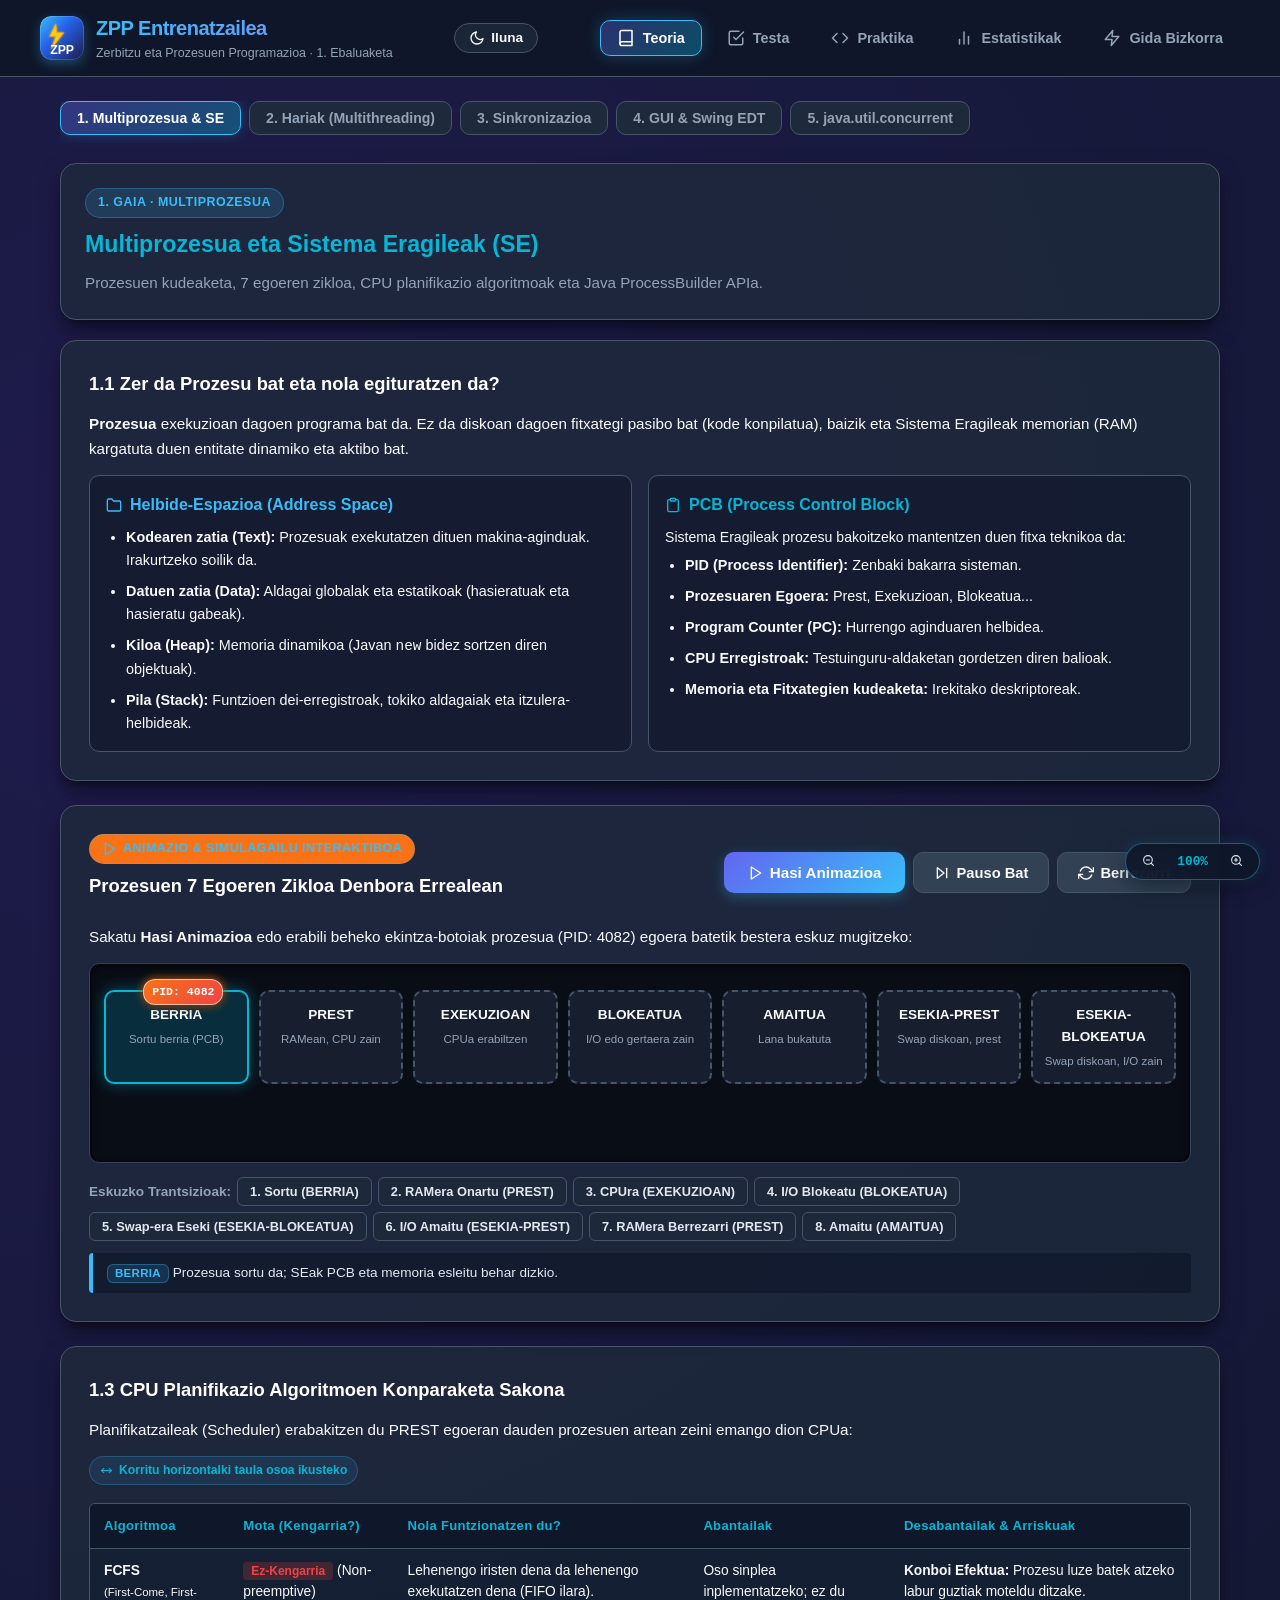
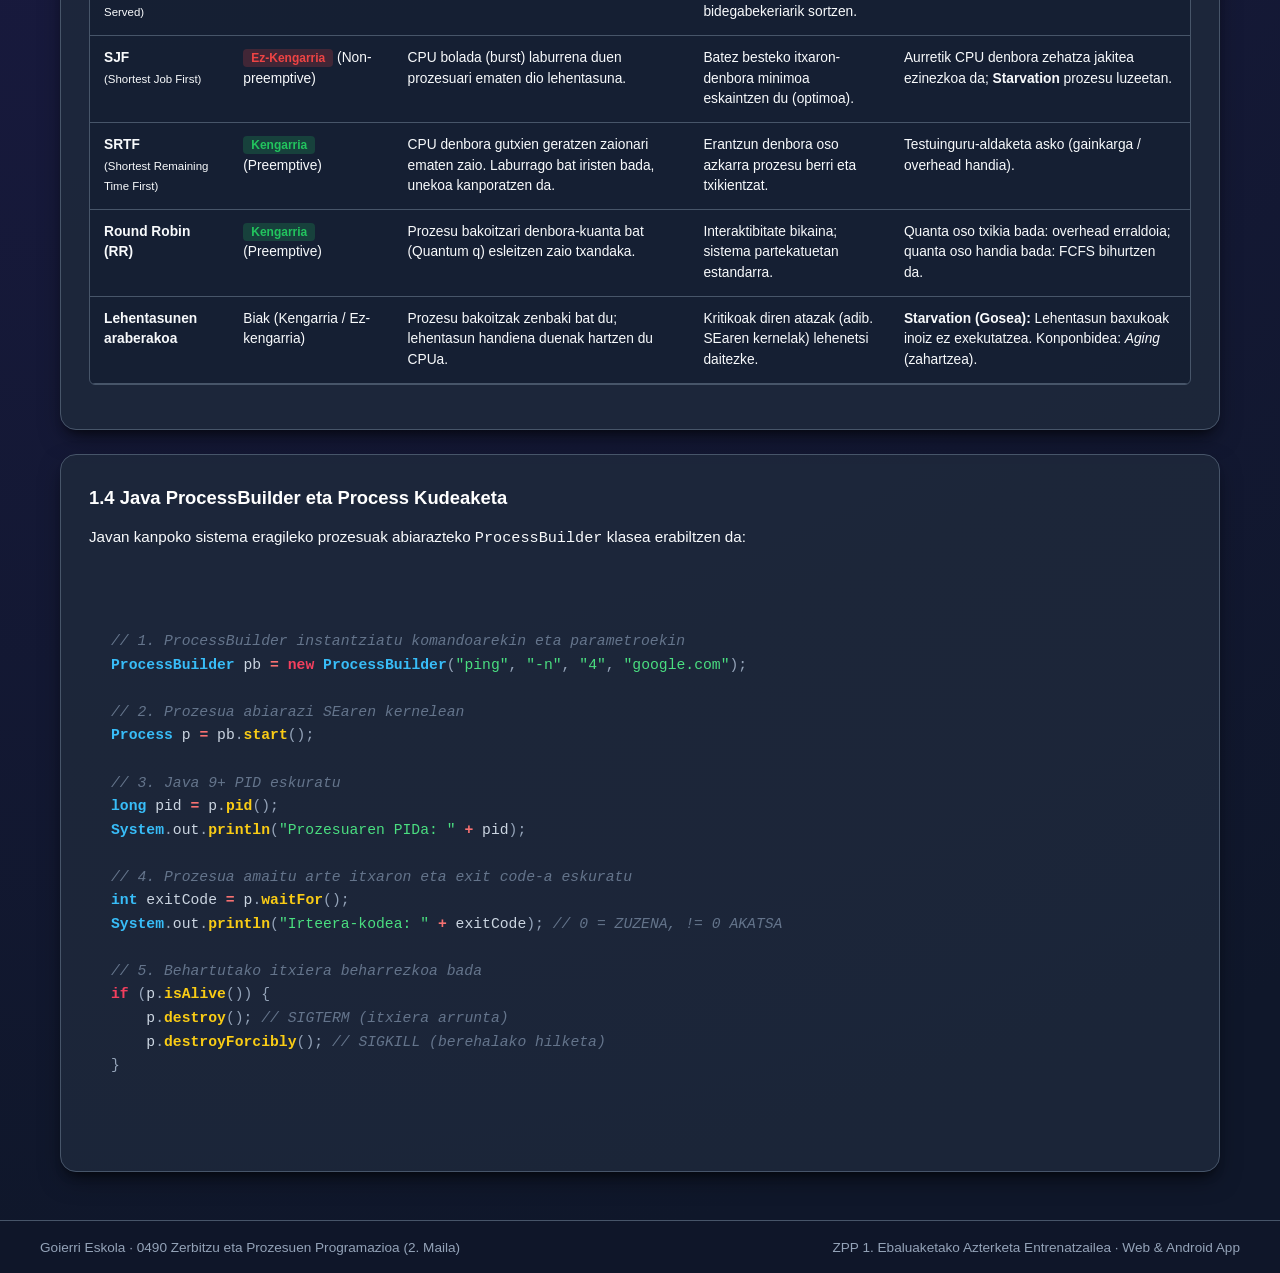
<file: index.html>
<!DOCTYPE html>
<html lang="eu">
<head>
  <meta charset="UTF-8">
  <meta name="viewport" content="width=device-width, initial-scale=1.0, minimum-scale=0.5, maximum-scale=5.0, user-scalable=yes">
  <title>ZPP 1. Ebaluaketa - Azterketa Entrenatzailea</title>
  <link rel="stylesheet" href="css/style.css">
  <link rel="icon" type="image/svg+xml" href="icons/favicon.svg">
</head>
<body>

  <!-- =========================================================================
       GOIBURUA ETA NABIGAZIOA
       ========================================================================= -->
  <header>
    <div class="header-container">
      <div class="brand">
        <img src="icons/app-header-icon.svg" class="brand-icon-img" alt="ZPP">
        <div class="brand-text">
          <h1>ZPP Entrenatzailea</h1>
          <span>Zerbitzu eta Prozesuen Programazioa · 1. Ebaluaketa</span>
        </div>
      </div>

      <div class="header-right-tools">
        <button id="theme-toggle-btn" class="theme-toggle-btn" title="Aldatu Modu Argia / Iluna" aria-label="Modu Argia / Iluna">
          <span id="theme-icon"><svg class="theme-icon-svg" viewBox="0 0 24 24"><path d="M21 12.79A9 9 0 1 1 11.21 3 7 7 0 0 0 21 12.79z"></path></svg></span>
          <span id="theme-text" class="theme-label">Iluna</span>
        </button>
      </div>

      <nav id="main-nav">
        <button class="nav-btn active" data-target="teoria">
          <span class="nav-icon"><svg class="nav-icon-svg" viewBox="0 0 24 24"><path d="M4 19.5A2.5 2.5 0 0 1 6.5 17H20"></path><path d="M6.5 2H20v20H6.5A2.5 2.5 0 0 1 4 19.5v-15A2.5 2.5 0 0 1 6.5 2z"></path></svg></span>
          <span class="nav-label">Teoria</span>
        </button>
        <button class="nav-btn" data-target="testa">
          <span class="nav-icon"><svg class="nav-icon-svg" viewBox="0 0 24 24"><path d="M9 11l3 3L22 4"></path><path d="M21 12v7a2 2 0 0 1-2 2H5a2 2 0 0 1-2-2V5a2 2 0 0 1 2-2h11"></path></svg></span>
          <span class="nav-label">Testa</span>
        </button>
        <button class="nav-btn" data-target="praktika">
          <span class="nav-icon"><svg class="nav-icon-svg" viewBox="0 0 24 24"><polyline points="16 18 22 12 16 6"></polyline><polyline points="8 6 2 12 8 18"></polyline></svg></span>
          <span class="nav-label">Praktika</span>
        </button>
        <button class="nav-btn" data-target="estatistikak">
          <span class="nav-icon"><svg class="nav-icon-svg" viewBox="0 0 24 24"><line x1="18" y1="20" x2="18" y2="10"></line><line x1="12" y1="20" x2="12" y2="4"></line><line x1="6" y1="20" x2="6" y2="14"></line></svg></span>
          <span class="nav-label">Estatistikak</span>
        </button>
        <button class="nav-btn" data-target="laburpena">
          <span class="nav-icon"><svg class="nav-icon-svg" viewBox="0 0 24 24"><polygon points="13 2 3 14 12 14 11 22 21 10 12 10 13 2"></polygon></svg></span>
          <span class="nav-label">Gida Bizkorra</span>
        </button>
      </nav>
    </div>
  </header>

  <!-- =========================================================================
       EDUKI NAGUSIA
       ========================================================================= -->
  <main>

    <!-- TAB 1: TEORIA OSOA (5 GAIAK, AZALPENAK, DIAGRAMAK, TAULAK ETA ANIMAZIOAK) -->
    <section id="tab-teoria" class="tab-content active">
      <div id="teoria-edukia-container"></div>
    </section>

    <!-- TAB 2: TEORIA TESTA (BANAKA: AURREKOA / HURRENGOA / NABIGAZIO PILOTAK) -->
    <section id="tab-testa" class="tab-content">
      <!-- GOIKO KONTROL BARRA: TENPORIZADOREA ETA AURRERAPENA -->
      <div class="test-top-bar">
        <div class="timer-box">
          <span class="timer-icon"><svg class="icon-svg" viewBox="0 0 24 24"><circle cx="12" cy="12" r="10"></circle><polyline points="12 6 12 12 16 14"></polyline></svg></span>
          <span id="timer-display" class="timer-value">20:00</span>
          <span style="font-size:0.75rem; color:var(--text-muted); text-transform:uppercase;">Geratzen da</span>
        </div>

        <div class="test-progress-info">
          <div style="font-size:0.88rem; color:var(--text-muted);">Aurrerapena:</div>
          <div class="progress-track">
            <div id="progress-bar-fill" class="progress-fill"></div>
          </div>
          <span id="progress-text-fraction" style="font-size:0.82rem; font-family:var(--font-mono); color:var(--accent-cyan); font-weight:700;">0/20</span>
        </div>

        <div style="display:flex; gap:8px;">
          <button class="btn-secondary" onclick="eskatuTestaBerrezarri()" style="font-size:0.85rem; padding:8px 14px; display:inline-flex; align-items:center; gap:6px;">
            <svg class="icon-svg" viewBox="0 0 24 24"><polyline points="16 3 21 3 21 8"></polyline><line x1="4" y1="20" x2="21" y2="3"></line><polyline points="21 16 21 21 16 21"></polyline><line x1="15" y1="15" x2="21" y2="21"></line><line x1="4" y1="4" x2="9" y2="9"></line></svg> Galdera Berriak Nahastu
          </button>
        </div>
      </div>

      <!-- GALDEREN PILOTA NABIGATZAILEA (20 GALDERA JAUZI EGITEKO) -->
      <div class="question-nav-container">
        <div class="nav-pills-label">Galderen Aurkibidea (Klikatu edonora joateko):</div>
        <div id="test-question-pills" class="question-nav-pills"></div>
      </div>

      <!-- EMAITZEN TXARTELA (TESTA AMAITZEAN BISTARATZEN DA) -->
      <div id="test-results-card" class="results-card" style="display:none;">
        <div class="results-score-circle">
          <span id="score-num" class="results-score-num">0.0</span>
          <span class="results-score-total">/ 10</span>
        </div>
        <div id="verdict-text" class="results-verdict pass">GAINDITUA!</div>
        <p style="color:var(--text-muted); max-width:600px; margin:0 auto;">
          Aztertu galdera bakoitzaren emaitza xehea eta azalpen teorikoa. Akatsik baduzu, sakatu botoi gorria soilik huts egindakoak birpasatzeko!
        </p>

        <div class="results-stats-row">
          <div class="stat-item">
            <div id="stat-correct-count" class="stat-num correct">0</div>
            <div class="stat-label">Zuzenak</div>
          </div>
          <div class="stat-item">
            <div id="stat-wrong-count" class="stat-num wrong">0</div>
            <div class="stat-label">Okerrak</div>
          </div>
          <div class="stat-item">
            <div id="stat-total-count" class="stat-num total">20</div>
            <div class="stat-label">Guztira</div>
          </div>
        </div>

        <div style="margin-top:20px; display:flex; gap:12px; justify-content:center; flex-wrap:wrap;">
          <button class="btn-primary" onclick="hasiTeoriaTesta()" style="display:inline-flex; align-items:center; gap:6px;">
            <svg class="icon-svg" viewBox="0 0 24 24"><polyline points="23 4 23 10 17 10"></polyline><polyline points="1 20 1 14 7 14"></polyline><path d="M3.51 9a9 9 0 0 1 14.85-3.36L23 10M1 14l4.64 4.36A9 9 0 0 0 20.49 15"></path></svg> Test Berri Bat Egin (20 Galdera)
          </button>
          <button id="btn-review-failed" class="btn-secondary" onclick="birpasatuOkerrak()" style="border-color:var(--accent-red); color:var(--accent-red); display:none; align-items:center; gap:6px;">
            <svg class="icon-svg" viewBox="0 0 24 24"><circle cx="12" cy="12" r="10"></circle><circle cx="12" cy="12" r="6"></circle><circle cx="12" cy="12" r="2"></circle></svg> Birpasatu Huts Egindakoak Soilik (<span id="failed-count-btn">0</span>)
          </button>
          <button class="btn-secondary" onclick="toggleTestAllReviewView()" id="btn-toggle-all-review" style="display:inline-flex; align-items:center; gap:6px;">
            <svg class="icon-svg" viewBox="0 0 24 24"><path d="M16 4h2a2 2 0 0 1 2 2v14a2 2 0 0 1-2 2H6a2 2 0 0 1-2-2V6a2 2 0 0 1 2-2h2"></path><rect x="8" y="2" width="8" height="4" rx="1" ry="1"></rect></svg> Ikusi Zerrenda Osoa (Guztiak Batera)
          </button>
          <button class="btn-secondary" onclick="aldatuTab('estatistikak')" style="display:inline-flex; align-items:center; gap:6px;">
            <svg class="icon-svg" viewBox="0 0 24 24"><line x1="18" y1="20" x2="18" y2="10"></line><line x1="12" y1="20" x2="12" y2="4"></line><line x1="6" y1="20" x2="6" y2="14"></line></svg> Ikusi Estatistika Panela
          </button>
        </div>
      </div>

      <!-- GALDERA BAKARRAREN EREMUA (AURREKOA / HURRENGOA) -->
      <div id="test-single-card-container"></div>

      <!-- ZERRENDA OSOKO EREMUA (EMAITZEN BERRIKUSPEN BEREZIAN) -->
      <div id="test-all-review-container" style="display:none;"></div>
    </section>

    <!-- TAB 2: ZATI PRAKTIKOA (4 AZTERKETA MODUAK) -->
    <section id="tab-praktika" class="tab-content">
      <div class="sub-nav">
        <button class="sub-nav-btn active" data-mode="azalpenak" style="display:inline-flex; align-items:center; gap:6px;"><svg class="icon-svg" viewBox="0 0 24 24"><path d="M2 3h6a4 4 0 0 1 4 4v14a3 3 0 0 0-3-3H2z"></path><path d="M22 3h-6a4 4 0 0 0-4 4v14a3 3 0 0 1 3-3h7z"></path></svg> Kodearen Azalpena</button>
        <button class="sub-nav-btn" data-mode="betetzeak" style="display:inline-flex; align-items:center; gap:6px;"><svg class="icon-svg" viewBox="0 0 24 24"><path d="M19.439 7.85c0-1.571-1.275-2.85-2.85-2.85h-2.18A4.002 4.002 0 0 0 10.5 2a4.002 4.002 0 0 0-3.909 3H4.41c-1.575 0-2.85 1.279-2.85 2.85v2.18A4.002 4.002 0 0 0 4.5 13.94a4.002 4.002 0 0 0-2.94 3.909v2.18c0 1.571 1.275 2.85 2.85 2.85h2.18A4.002 4.002 0 0 0 10.5 20a4.002 4.002 0 0 0 3.909-3h2.18c1.575 0 2.85-1.279 2.85-2.85v-2.18A4.002 4.002 0 0 0 16.5 8.06a4.002 4.002 0 0 0 2.939-3.909V7.85z"></path></svg> Hutsuneak Bete</button>
        <button class="sub-nav-btn" data-mode="zuzenketak" style="display:inline-flex; align-items:center; gap:6px;"><svg class="icon-svg" viewBox="0 0 24 24"><path d="M14.7 6.3a1 1 0 0 0 0 1.4l1.6 1.6a1 1 0 0 0 1.4 0l3.77-3.77a6 6 0 0 1-7.94 7.94l-6.91 6.91a2.12 2.12 0 0 1-3-3l6.91-6.91a6 6 0 0 1 7.94-7.94l-3.76 3.76z"></path></svg> Akatsak Zuzendu</button>
        <button class="sub-nav-btn" data-mode="idazteak" style="display:inline-flex; align-items:center; gap:6px;"><svg class="icon-svg" viewBox="0 0 24 24"><path d="M12 20h9"></path><path d="M16.5 3.5a2.121 2.121 0 0 1 3 3L7 19l-4 1 1-4L16.5 3.5z"></path></svg> Kode Zatia Idatzi</button>
      </div>

      <!-- 1. MODUA: KODEAREN AZALPENA (KLASEKO ATALAK) -->
      <div id="praktika-azalpenak-panel">
        <div class="ariketa-selector-box">
          <div class="ariketa-selector-header">
            <span class="ariketa-select-label">
              <svg class="nav-icon-svg" viewBox="0 0 24 24" style="width:16px; height:16px;"><path d="M4 19.5A2.5 2.5 0 0 1 6.5 17H20"></path><path d="M6.5 2H20v20H6.5A2.5 2.5 0 0 1 4 19.5v-15A2.5 2.5 0 0 1 6.5 2z"></path></svg>
              Hautatu Ariketa Praktikoa (Kronologikoki Ordenatuta):
            </span>
            <span id="ariketa-uneko-zenbakia" class="ariketa-counter-badge">1 / 12</span>
          </div>
          <div class="select-row">
            <button class="btn-secondary nav-arrow-btn" id="btn-prev-azalpen" onclick="aurrekoAzalpenAriketa()" title="Aurreko ariketa">
              <svg class="nav-icon-svg" viewBox="0 0 24 24"><polyline points="15 18 9 12 15 6"></polyline></svg>
            </button>
            <div class="select-wrapper">
              <select id="azalpen-ariketa-select" class="ariketa-dropdown" onchange="erakutsiAzalpena(this.value)"></select>
              <span class="select-arrow">▼</span>
            </div>
            <button class="btn-secondary nav-arrow-btn" id="btn-next-azalpen" onclick="hurrengoAzalpenAriketa()" title="Hurrengo ariketa">
              <svg class="nav-icon-svg" viewBox="0 0 24 24"><polyline points="9 18 15 12 9 6"></polyline></svg>
            </button>
          </div>
        </div>

        <div class="ide-window">
          <div class="ide-top-bar">
            <div class="ide-dots">
              <span class="ide-dot red"></span>
              <span class="ide-dot yellow"></span>
              <span class="ide-dot green"></span>
            </div>
            <div class="ide-filename">
              <span style="display:inline-flex; align-items:center;"><svg class="icon-svg" viewBox="0 0 24 24"><path d="M14 2H6a2 2 0 0 0-2 2v16a2 2 0 0 0 2 2h12a2 2 0 0 0 2-2V8z"></path><polyline points="14 2 14 8 20 8"></polyline><line x1="16" y1="13" x2="8" y2="13"></line><line x1="16" y1="17" x2="8" y2="17"></line></svg></span>
              <span id="ide-filename-display">Fitxategia.java</span>
            </div>
            <div style="font-size:0.75rem; color:#64748b; font-family:var(--font-mono);">Java 17 / UTF-8</div>
          </div>
          <div class="code-container" id="ide-code-content"></div>
        </div>

        <div class="question-card">
          <h3 id="azalpen-titulua" style="color:var(--accent-cyan); margin-bottom:6px;">Ariketaren Izenburua</h3>
          <p id="azalpen-deskribapena" style="color:var(--text-muted); margin-bottom:16px;"></p>
          
          <h4 style="color:#fff; margin-bottom:12px; display:flex; align-items:center; gap:8px;"><svg class="icon-svg" style="color:var(--accent-yellow);" viewBox="0 0 24 24"><circle cx="7.5" cy="15.5" r="5.5"></circle><path d="M21 2l-9.6 9.6"></path><path d="M15.5 7.5l3 3L22 7l-3-3"></path></svg> Funtsezko Kontzeptuak eta Mekanismoak:</h4>
          <div id="azalpen-kontzeptuak-list"></div>

          <h4 style="color:#fff; margin:20px 0 12px; display:flex; align-items:center; gap:8px;"><svg class="icon-svg" style="color:var(--accent-cyan);" viewBox="0 0 24 24"><circle cx="12" cy="12" r="10"></circle><path d="M9.09 9a3 3 0 0 1 5.83 1c0 2-3 3-3 3"></path><line x1="12" y1="17" x2="12.01" y2="17"></line></svg> Azterketako Balizko Galderak eta Arrazoiketak:</h4>
          <div id="azalpen-galderak-list"></div>
        </div>
      </div>

      <!-- 2. MODUA: KODEAN HUTSUNEAK BETE -->
      <div id="praktika-betetzeak-panel" style="display:none;">
        <div style="display:flex; gap:8px; margin-bottom:16px; flex-wrap:wrap;" id="fill-selector-list"></div>

        <div class="question-card">
          <span class="q-badge">KODE OSATZEA · HUTSUNEAK BETE</span>
          <h3 id="fill-titulua" style="color:#fff; margin:10px 0;">Erronkaren Izenburua</h3>
          <p id="fill-argibidea" style="color:var(--text-muted); margin-bottom:18px;"></p>

          <div class="ide-window">
            <div class="ide-top-bar">
              <div class="ide-dots">
                <span class="ide-dot red"></span>
                <span class="ide-dot yellow"></span>
                <span class="ide-dot green"></span>
              </div>
              <div class="ide-filename"><span>Osatu hutsuneak (_) kode zuzenarekin:</span></div>
              <div></div>
            </div>
            <div class="code-container" id="fill-code-container"></div>
          </div>

          <div style="margin-top:20px; display:flex; gap:12px; align-items:center;">
            <button id="fill-check-btn" class="btn-primary">Egiaztatu Erantzuna</button>
          </div>

          <div id="fill-feedback" style="margin-top:16px; display:none;"></div>
        </div>
      </div>

      <!-- 3. MODUA: AKATSAK ZUZENDU (BUG HUNTER) -->
      <div id="praktika-zuzenketak-panel" style="display:none;">
        <div style="display:flex; gap:8px; margin-bottom:16px; flex-wrap:wrap;" id="bug-selector-list"></div>

        <div class="question-card">
          <span class="q-badge" style="background:rgba(239, 68, 68, 0.2); color:var(--accent-red); border-color:rgba(239, 68, 68, 0.4);">
            BUG HUNTER · AZTERTU ETA ZUZENDU
          </span>
          <h3 id="bug-titulua" style="color:#fff; margin:10px 0;">Erronkaren Izenburua</h3>
          <p id="bug-enuntziatua" style="color:var(--text-muted); margin-bottom:18px;"></p>

          <div class="ide-window">
            <div class="ide-top-bar">
              <div class="ide-dots">
                <span class="ide-dot red"></span>
                <span class="ide-dot yellow"></span>
                <span class="ide-dot green"></span>
              </div>
              <div class="ide-filename"><span style="display:inline-flex; align-items:center; gap:6px;"><svg class="icon-svg" style="color:var(--accent-red);" viewBox="0 0 24 24"><path d="M10.29 3.86L1.82 18a2 2 0 0 0 1.71 3h16.94a2 2 0 0 0 1.71-3L13.71 3.86a2 2 0 0 0-3.42 0z"></path><line x1="12" y1="9" x2="12" y2="13"></line><line x1="12" y1="17" x2="12.01" y2="17"></line></svg> Akatsa duen kode zatia:</span></div>
              <div></div>
            </div>
            <div class="code-container" id="bug-code-display"></div>
          </div>

          <h4 style="margin:20px 0 12px; color:var(--accent-yellow);">Zein da akatsa eta nola konpondu?</h4>
          <div class="options-grid" id="bug-options-container"></div>

          <div id="bug-solution-panel" style="display:none;"></div>
        </div>
      </div>

      <!-- 4. MODUA: KODE ZATIA IDATZI -->
      <div id="praktika-idazteak-panel" style="display:none;">
        <div style="display:flex; gap:8px; margin-bottom:16px; flex-wrap:wrap;" id="write-selector-list"></div>

        <div class="question-card">
          <span class="q-badge" style="background:rgba(168, 85, 247, 0.2); color:#c084fc; border-color:rgba(168, 85, 247, 0.4);">
            AZTERKETA ARIKETA · KODEA IDATZI
          </span>
          <h3 id="write-titulua" style="color:#fff; margin:10px 0;">Erronkaren Izenburua</h3>
          <p id="write-argibidea" style="color:var(--text-muted); margin-bottom:18px;"></p>

          <div style="margin-bottom:16px;">
            <label style="display:flex; align-items:center; gap:6px; margin-bottom:8px; font-weight:600; color:var(--accent-cyan); font-size:0.9rem;">
              <svg class="icon-svg" viewBox="0 0 24 24"><path d="M12 20h9"></path><path d="M16.5 3.5a2.121 2.121 0 0 1 3 3L7 19l-4 1 1-4L16.5 3.5z"></path></svg> Idatzi zure kode soluzioa hemen:
            </label>
            <textarea id="write-user-input" class="code-textarea" rows="8" placeholder="// Idatzi hemen zure Java kodea... (adibidez: synchronized, Thread, ProcessBuilder, etab.)"></textarea>
          </div>

          <div style="display:flex; gap:12px; align-items:center; flex-wrap:wrap;">
            <button id="write-check-btn" class="btn-primary">Egiaztatu Kodea</button>
            <button id="write-solution-btn" class="btn-secondary">Erakutsi Ereduzko Kodea</button>
          </div>

          <div id="write-feedback" style="margin-top:16px; display:none;"></div>
        </div>
      </div>

    </section>

    <!-- TAB 3: ESTATISTIKAK & PUNTU AHULAK -->
    <section id="tab-estatistikak" class="tab-content">
      <div style="margin-bottom:20px; display:flex; justify-content:space-between; align-items:center; flex-wrap:wrap; gap:12px;">
        <div>
          <h2 style="color:var(--accent-cyan); margin-bottom:4px; display:flex; align-items:center; gap:8px;"><svg class="icon-svg-lg" viewBox="0 0 24 24"><line x1="18" y1="20" x2="18" y2="10"></line><line x1="12" y1="20" x2="12" y2="4"></line><line x1="6" y1="20" x2="6" y2="14"></line></svg> Zure Entrenamenduaren Egoera eta Puntuazioa</h2>
          <p style="color:var(--text-muted); font-size:0.9rem;">
            Aztertu zure aurrerapena, asmatze-tasak eta indartu beharreko puntu ahulak azterketa bikain gainditzeko.
          </p>
        </div>
        <button class="btn-secondary" onclick="garbituEstatistikak()" style="font-size:0.8rem; padding:6px 12px; display:inline-flex; align-items:center; gap:6px;">
          <svg class="icon-svg" viewBox="0 0 24 24"><polyline points="3 6 5 6 21 6"></polyline><path d="M19 6v14a2 2 0 0 1-2 2H7a2 2 0 0 1-2-2V6m3 0V4a2 2 0 0 1 2-2h4a2 2 0 0 1 2 2v2"></path></svg> Datuak Berrezarri
        </button>
      </div>

      <!-- PUNTU AHULEN ALERTA BEREZIA -->
      <div id="weak-point-container"></div>

      <!-- ERRONKA / MAILA OROKORRA -->
      <div class="question-card" style="margin-bottom:20px; background:linear-gradient(135deg, rgba(30,41,59,0.9), rgba(15,23,42,0.9)); border-color:var(--accent-indigo);">
        <div style="display:flex; justify-content:space-between; align-items:center; flex-wrap:wrap; gap:12px;">
          <div>
            <div style="font-size:0.82rem; color:var(--accent-blue); text-transform:uppercase; font-weight:700;">Zure Entrenamendu Maila</div>
            <h3 id="stat-user-level" style="font-size:1.4rem; color:#fff; margin:4px 0;">Hasiberria (Junior Harilaria)</h3>
            <div id="stat-level-desc" style="font-size:0.85rem; color:var(--text-muted);">Egin testak eta ariketak puntuazioa eta XP igotzeko!</div>
          </div>
          <div style="text-align:right;">
            <div style="font-size:0.82rem; color:var(--text-muted);">Guztira XP</div>
            <div id="stat-total-xp" style="font-size:1.8rem; font-weight:800; color:var(--accent-cyan); font-family:var(--font-mono);">0 XP</div>
          </div>
        </div>
      </div>

      <!-- TRESNA NAGUSIAK (KPIs) -->
      <div class="stats-overview-grid">
        <div class="stat-widget">
          <div class="stat-widget-label">Egindako Testak</div>
          <div id="stat-total-tests" class="stat-widget-num">0</div>
        </div>
        <div class="stat-widget">
          <div class="stat-widget-label">Bataz Besteko Nota</div>
          <div id="stat-avg-score" class="stat-widget-num" style="color:var(--accent-yellow);">-</div>
        </div>
        <div class="stat-widget">
          <div class="stat-widget-label">Nota Altuena</div>
          <div id="stat-max-score" class="stat-widget-num" style="color:var(--accent-green);">-</div>
        </div>
        <div class="stat-widget">
          <div class="stat-widget-label">Praktikak Osatuta</div>
          <div id="stat-practice-completed" class="stat-widget-num" style="color:var(--accent-blue);">0 / 33</div>
        </div>
      </div>

      <!-- GAIAREN ARABERAKO ARRAKASTA ETA PUNTU AHULAK -->
      <div class="question-card" style="margin-bottom:20px;">
        <h3 style="color:#fff; margin-bottom:12px; display:flex; align-items:center; gap:8px;">
          <span><svg class="icon-svg-lg" style="color:var(--accent-cyan);" viewBox="0 0 24 24"><circle cx="12" cy="12" r="10"></circle><circle cx="12" cy="12" r="6"></circle><circle cx="12" cy="12" r="2"></circle></svg></span>
          <span>Gaien Araberako Asmatze Tasa (Puntu Ahulak detektatzeko)</span>
        </h3>
        <p style="color:var(--text-muted); font-size:0.88rem; margin-bottom:16px;">
          Gai bakoitzean egindako akats eta zuzenen portzentajea. %60tik behera daudenak gorriz nabarmentzen dira.
        </p>
        <div id="stat-topics-breakdown"></div>
      </div>

      <!-- PRAKTIKA MODUEN AURRERAPENA -->
      <div class="question-card">
        <h3 style="color:#fff; margin-bottom:12px; display:flex; align-items:center; gap:8px;">
          <span><svg class="icon-svg-lg" style="color:var(--accent-indigo);" viewBox="0 0 24 24"><rect x="2" y="3" width="20" height="14" rx="2" ry="2"></rect><line x1="8" y1="21" x2="16" y2="21"></line><line x1="12" y1="17" x2="12" y2="21"></line></svg></span>
          <span>Zati Praktikoaren Aurrerapena (4 Moduak)</span>
        </h3>
        <div id="stat-practical-breakdown" style="display:grid; grid-template-columns:repeat(auto-fit, minmax(220px, 1fr)); gap:14px;"></div>
      </div>
    </section>

    <!-- TAB 4: GIDA BIZKORRA (LABURPENA ETA DIAGRAMAK) -->
    <section id="tab-laburpena" class="tab-content">
      <div style="margin-bottom:20px;">
        <h2 style="color:var(--accent-cyan); margin-bottom:6px;">1. Ebaluaketako Teoria Orokorraren Laburpena</h2>
        <p style="color:var(--text-muted);">
          Gako kontzeptuak, SVG diagramak, taulak, SEren algoritmoak, Java ProcessBuilder, Multithreading, eta Sinkronizazioaren 5 arazo nagusiak begiratu batean.
        </p>
      </div>

      <div id="laburpen-container"></div>
    </section>

  </main>

  <!-- =========================================================================
       MODAL: TESTA AMAITZEKO / NABIGAZIO BAIEZTAPENA
       ========================================================================= -->
  <div id="confirm-modal-overlay" class="modal-overlay">
    <div class="modal-box">
      <h3 id="modal-title-text" class="modal-title" style="display:flex; align-items:center; gap:8px;"><svg class="icon-svg" style="color:var(--accent-yellow);" viewBox="0 0 24 24"><path d="M10.29 3.86L1.82 18a2 2 0 0 0 1.71 3h16.94a2 2 0 0 0 1.71-3L13.71 3.86a2 2 0 0 0-3.42 0z"></path><line x1="12" y1="9" x2="12" y2="13"></line><line x1="12" y1="17" x2="12.01" y2="17"></line></svg> Testa martxan dago</h3>
      <p id="modal-message-text" class="modal-msg">Ziur zaude?</p>
      <div class="modal-actions">
        <button id="modal-btn-cancel" class="btn-secondary">Utzi (Jarraitu Testarekin)</button>
        <button id="modal-btn-confirm" class="btn-primary" style="background:var(--accent-red); border-color:var(--accent-red);">Bai, Irten</button>
      </div>
    </div>
  </div>

  <!-- =========================================================================
       OINA
       ========================================================================= -->
  <footer>
    <div style="max-width:1200px; margin:0 auto; display:flex; justify-content:space-between; align-items:center; flex-wrap:wrap; gap:10px;">
      <div>Goierri Eskola · 0490 Zerbitzu eta Prozesuen Programazioa (2. Maila)</div>
      <div>ZPP 1. Ebaluaketako Azterketa Entrenatzailea · Web & Android App</div>
    </div>
  </footer>

  <!-- ZOOM KONTROLAK (PANTALIA GUZTIETARAKO ZOOM-A) -->
  <div class="zoom-floating-widget" id="zoom-widget">
    <button class="zoom-btn" id="zoom-out-btn" title="Txikitu Zoom-a (Zoom -)" aria-label="Txikitu"><svg class="icon-svg-sm" viewBox="0 0 24 24"><circle cx="11" cy="11" r="8"></circle><line x1="21" y1="21" x2="16.65" y2="16.65"></line><line x1="8" y1="11" x2="14" y2="11"></line></svg></button>
    <button class="zoom-btn zoom-indicator" id="zoom-reset-btn" title="Leheneratu (100%)" aria-label="100%">100%</button>
    <button class="zoom-btn" id="zoom-in-btn" title="Handitu Zoom-a (Zoom +)" aria-label="Handitu"><svg class="icon-svg-sm" viewBox="0 0 24 24"><circle cx="11" cy="11" r="8"></circle><line x1="21" y1="21" x2="16.65" y2="16.65"></line><line x1="11" y1="8" x2="11" y2="14"></line><line x1="8" y1="11" x2="14" y2="11"></line></svg></button>
  </div>

  <!-- SCRIPT-AK -->
  <script src="js/galderak.js"></script>
  <script src="js/ariketak.js"></script>
  <script src="js/syntax.js"></script>
  <script src="js/teoria.js"></script>
  <script src="js/app.js"></script>
</body>
</html>
</file>
<file: css/style.css>
/* ==========================================================================
   ZPP AZTERKETA ENTRENATZAILEA - ESTILOAK (IDE Dark Theme Modernoa)
   ========================================================================== */

:root {
  --bg-primary: #0f172a;
  --bg-secondary: #1e293b;
  --bg-tertiary: #334155;
  --card-bg: rgba(30, 41, 59, 0.85);
  --card-border: #475569;
  --text-main: #f8fafc;
  --text-muted: #94a3b8;
  --accent-blue: #38bdf8;
  --accent-cyan: #06b6d4;
  --accent-indigo: #6366f1;
  --accent-green: #22c55e;
  --accent-red: #ef4444;
  --accent-orange: #f97316;
  --accent-yellow: #eab308;
  --code-bg: #090d16;
  --code-border: #1e293b;
  --radius-lg: 16px;
  --radius-md: 10px;
  --radius-sm: 6px;
  --shadow: 0 10px 25px -5px rgba(0, 0, 0, 0.5), 0 8px 10px -6px rgba(0, 0, 0, 0.5);
  --font-sans: 'Inter', -apple-system, BlinkMacSystemFont, "Segoe UI", Roboto, sans-serif;
  --font-mono: 'JetBrains Mono', 'Fira Code', Consolas, Monaco, monospace;
}

* {
  box-sizing: border-box;
  margin: 0;
  padding: 0;
}

html {
  overflow-x: hidden;
  width: 100%;
}

body {
  overflow-x: hidden;
  width: 100%;
  font-family: var(--font-sans);
  background: radial-gradient(circle at 10% 20%, #1e1b4b 0%, #0f172a 90%);
  color: var(--text-main);
  min-height: 100vh;
  display: flex;
  flex-direction: column;
  line-height: 1.6;
}

/* --------------------------------------------------------------------------
   NAVBAR & HEADER
   -------------------------------------------------------------------------- */
header {
  background: rgba(15, 23, 42, 0.95);
  backdrop-filter: blur(12px);
  border-bottom: 1px solid var(--card-border);
  position: sticky;
  top: 0;
  z-index: 100;
  padding: 12px 24px;
  transition: background 0.3s ease, border-color 0.3s ease;
}

.header-container {
  max-width: 1200px;
  margin: 0 auto;
  display: flex;
  justify-content: space-between;
  align-items: center;
  flex-wrap: wrap;
  gap: 16px;
}

.brand {
  display: flex;
  align-items: center;
  gap: 12px;
  text-decoration: none;
  color: var(--text-main);
}

.brand-icon-img {
  width: 44px;
  height: 44px;
  border-radius: var(--radius-md);
  box-shadow: 0 4px 12px rgba(56, 189, 248, 0.3);
  object-fit: contain;
}

.brand-text h1 {
  font-size: 1.25rem;
  font-weight: 700;
  letter-spacing: -0.5px;
  background: linear-gradient(90deg, #38bdf8, #818cf8);
  -webkit-background-clip: text;
  -webkit-text-fill-color: transparent;
}

.brand-text span {
  font-size: 0.78rem;
  color: var(--text-muted);
  display: block;
}

.header-right-tools {
  display: flex;
  align-items: center;
  gap: 10px;
}

.theme-toggle-btn {
  background: rgba(30, 41, 59, 0.85);
  border: 1px solid var(--card-border);
  color: var(--text-main);
  padding: 6px 14px;
  border-radius: 20px;
  cursor: pointer;
  display: flex;
  align-items: center;
  gap: 6px;
  font-size: 0.85rem;
  font-weight: 600;
  transition: all 0.2s ease;
  user-select: none;
}

.theme-toggle-btn:hover {
  background: var(--bg-tertiary);
  border-color: var(--accent-blue);
  transform: translateY(-1px);
}

nav {
  display: flex;
  gap: 8px;
}

.nav-btn {
  background: transparent;
  color: var(--text-muted);
  border: 1px solid transparent;
  padding: 8px 16px;
  border-radius: var(--radius-md);
  font-size: 0.9rem;
  font-weight: 600;
  cursor: pointer;
  transition: all 0.2s ease;
  display: flex;
  align-items: center;
  gap: 8px;
}

.nav-btn:hover {
  color: var(--text-main);
  background: var(--bg-secondary);
}

.nav-btn.active {
  color: #fff;
  background: linear-gradient(135deg, rgba(99, 102, 241, 0.35), rgba(6, 182, 212, 0.35));
  border-color: var(--accent-blue);
  box-shadow: 0 0 15px rgba(56, 189, 248, 0.25);
}

/* --------------------------------------------------------------------------
   MAIN CONTAINER
   -------------------------------------------------------------------------- */
main {
  flex: 1;
  max-width: 1200px;
  width: 100%;
  margin: 24px auto;
  padding: 0 20px;
}

.tab-content {
  display: none;
}

.tab-content.active {
  display: block;
  animation: fadeIn 0.3s ease;
}

@keyframes fadeIn {
  from { opacity: 0; transform: translateY(6px); }
  to { opacity: 1; transform: translateY(0); }
}

/* --------------------------------------------------------------------------
   TIMER & STATUS BAR
   -------------------------------------------------------------------------- */
.test-top-bar {
  background: var(--card-bg);
  border: 1px solid var(--card-border);
  border-radius: var(--radius-lg);
  padding: 16px 24px;
  display: flex;
  justify-content: space-between;
  align-items: center;
  margin-bottom: 24px;
  box-shadow: var(--shadow);
  flex-wrap: wrap;
  gap: 16px;
}

.timer-box {
  display: flex;
  align-items: center;
  gap: 12px;
  background: #090d16;
  padding: 8px 18px;
  border-radius: 9999px;
  border: 1px solid #334155;
}

.timer-box .timer-icon {
  font-size: 1.2rem;
  animation: pulse 1.5s infinite;
}

.timer-value {
  font-family: var(--font-mono);
  font-size: 1.35rem;
  font-weight: 700;
  color: var(--accent-cyan);
  letter-spacing: 1px;
}

.timer-value.warning {
  color: var(--accent-orange);
}

.timer-value.danger {
  color: var(--accent-red);
  animation: blink 0.8s infinite;
}

@keyframes blink {
  50% { opacity: 0.5; }
}

@keyframes pulse {
  0%, 100% { transform: scale(1); }
  50% { transform: scale(1.15); }
}

.test-progress-info {
  display: flex;
  align-items: center;
  gap: 16px;
}

.progress-track {
  width: 160px;
  height: 10px;
  background: #090d16;
  border-radius: 9999px;
  overflow: hidden;
  border: 1px solid #334155;
}

.progress-fill {
  height: 100%;
  background: linear-gradient(90deg, var(--accent-indigo), var(--accent-cyan));
  width: 0%;
  transition: width 0.3s ease;
}

/* --------------------------------------------------------------------------
   QUESTION CARDS & INLINE CODE
   -------------------------------------------------------------------------- */
.question-card {
  background: var(--card-bg);
  border: 1px solid var(--card-border);
  border-radius: var(--radius-lg);
  padding: 28px;
  margin-bottom: 24px;
  box-shadow: var(--shadow);
  box-sizing: border-box;
  max-width: 100%;
  overflow-x: hidden;
}

.q-header {
  display: flex;
  justify-content: space-between;
  align-items: center;
  margin-bottom: 16px;
  flex-wrap: wrap;
  gap: 10px;
}

.q-badge {
  display: inline-flex;
  align-items: center;
  gap: 6px;
  background: rgba(56, 189, 248, 0.15);
  color: var(--accent-blue);
  border: 1px solid rgba(56, 189, 248, 0.3);
  padding: 4px 12px;
  border-radius: 9999px;
  font-size: 0.78rem;
  font-weight: 700;
  text-transform: uppercase;
  letter-spacing: 0.5px;
}

.question-title {
  font-size: 1.18rem;
  font-weight: 600;
  line-height: 1.6;
  margin-bottom: 22px;
  color: var(--text-main);
  text-align: left;
  word-break: break-word;
}

/* Inline Code Highlighter */
.inline-code {
  display: inline-block;
  vertical-align: baseline;
  background: rgba(56, 189, 248, 0.15);
  color: var(--accent-blue);
  border: 1px solid rgba(56, 189, 248, 0.35);
  padding: 2px 7px;
  border-radius: 4px;
  font-family: var(--font-mono);
  font-size: 0.88em;
  font-weight: 600;
  margin: 0 2px;
}

.inline-code.kw {
  background: rgba(244, 63, 94, 0.15);
  color: #fb7185;
  border-color: rgba(244, 63, 94, 0.35);
}

.inline-code.fn {
  background: rgba(250, 204, 21, 0.15);
  color: #fde047;
  border-color: rgba(250, 204, 21, 0.35);
}

.options-grid {
  display: flex;
  flex-direction: column;
  gap: 12px;
}

.option-btn {
  background: #111827;
  border: 1px solid #374151;
  border-radius: var(--radius-md);
  padding: 14px 18px;
  text-align: left;
  color: var(--text-main);
  cursor: pointer;
  font-size: 0.98rem;
  display: flex;
  align-items: flex-start;
  gap: 14px;
  transition: all 0.2s ease;
  line-height: 1.5;
}

.option-btn:hover:not(.disabled) {
  background: #1f2937;
  border-color: var(--accent-blue);
  transform: translateX(4px);
}

.option-letter {
  display: inline-flex;
  align-items: center;
  justify-content: center;
  width: 28px;
  height: 28px;
  min-width: 28px;
  background: #1e293b;
  border: 1px solid #475569;
  border-radius: var(--radius-sm);
  font-weight: 700;
  font-size: 0.85rem;
  color: var(--accent-cyan);
}

.option-btn.selected {
  background: rgba(99, 102, 241, 0.25);
  border-color: var(--accent-indigo);
}

.option-btn.selected .option-letter {
  background: var(--accent-indigo);
  color: #fff;
  border-color: transparent;
}

.option-btn.correct {
  background: rgba(34, 197, 94, 0.2) !important;
  border-color: var(--accent-green) !important;
}

.option-btn.correct .option-letter {
  background: var(--accent-green) !important;
  color: #000 !important;
}

.option-btn.wrong {
  background: rgba(239, 68, 68, 0.2) !important;
  border-color: var(--accent-red) !important;
}

.option-btn.wrong .option-letter {
  background: var(--accent-red) !important;
  color: #fff !important;
}

.explanation-box {
  margin-top: 16px;
  padding: 16px;
  border-radius: var(--radius-md);
  background: rgba(15, 23, 42, 0.9);
  border-left: 4px solid var(--accent-blue);
  font-size: 0.92rem;
  line-height: 1.6;
}

/* --------------------------------------------------------------------------
   CONTROLS & ACTION BUTTONS
   -------------------------------------------------------------------------- */
.test-actions {
  display: flex;
  justify-content: space-between;
  align-items: center;
  gap: 16px;
  margin-top: 24px;
  flex-wrap: wrap;
}

.btn-primary {
  background: linear-gradient(135deg, var(--accent-indigo), var(--accent-blue));
  color: #fff;
  border: none;
  padding: 12px 24px;
  border-radius: var(--radius-md);
  font-weight: 700;
  font-size: 0.95rem;
  cursor: pointer;
  box-shadow: 0 4px 14px rgba(56, 189, 248, 0.3);
  transition: all 0.2s ease;
  display: inline-flex;
  align-items: center;
  gap: 8px;
}

.btn-primary:hover {
  transform: translateY(-2px);
  box-shadow: 0 6px 20px rgba(56, 189, 248, 0.45);
}

.btn-secondary {
  background: var(--bg-tertiary);
  color: var(--text-main);
  border: 1px solid var(--card-border);
  padding: 10px 20px;
  border-radius: var(--radius-md);
  font-weight: 600;
  font-size: 0.92rem;
  cursor: pointer;
  transition: all 0.2s ease;
}

.btn-secondary:hover {
  background: #475569;
}

.btn-success {
  background: linear-gradient(135deg, #16a34a, var(--accent-green));
  color: #fff;
  border: none;
  padding: 12px 28px;
  border-radius: var(--radius-md);
  font-weight: 700;
  font-size: 1rem;
  cursor: pointer;
  box-shadow: 0 4px 14px rgba(34, 197, 94, 0.3);
}

.btn-danger {
  background: linear-gradient(135deg, #dc2626, var(--accent-red));
  color: #fff;
  border: none;
  padding: 12px 24px;
  border-radius: var(--radius-md);
  font-weight: 700;
  cursor: pointer;
}

/* --------------------------------------------------------------------------
   RESULTS SCREEN
   -------------------------------------------------------------------------- */
.results-card {
  background: var(--card-bg);
  border: 1px solid var(--card-border);
  border-radius: var(--radius-lg);
  padding: 36px;
  text-align: center;
  box-shadow: var(--shadow);
  margin-bottom: 24px;
}

.results-score-circle {
  width: 140px;
  height: 140px;
  border-radius: 50%;
  margin: 0 auto 20px;
  display: flex;
  flex-direction: column;
  align-items: center;
  justify-content: center;
  background: radial-gradient(circle, #1e293b, #090d16);
  border: 4px solid var(--accent-cyan);
  box-shadow: 0 0 25px rgba(6, 182, 212, 0.35);
}

.results-score-num {
  font-size: 2.5rem;
  font-weight: 800;
  color: #fff;
  line-height: 1;
}

.results-score-total {
  font-size: 0.9rem;
  color: var(--text-muted);
}

.results-verdict {
  font-size: 1.5rem;
  font-weight: 700;
  margin-bottom: 10px;
}

.results-verdict.pass {
  color: var(--accent-green);
}

.results-verdict.fail {
  color: var(--accent-red);
}

.results-stats-row {
  display: flex;
  justify-content: center;
  gap: 24px;
  margin: 24px 0;
  flex-wrap: wrap;
}

.stat-item {
  background: #090d16;
  border: 1px solid #334155;
  border-radius: var(--radius-md);
  padding: 12px 20px;
  min-width: 120px;
}

.stat-num {
  font-size: 1.4rem;
  font-weight: 700;
}

.stat-num.correct { color: var(--accent-green); }
.stat-num.wrong { color: var(--accent-red); }
.stat-num.total { color: var(--accent-cyan); }

.stat-label {
  font-size: 0.8rem;
  color: var(--text-muted);
  text-transform: uppercase;
}

/* --------------------------------------------------------------------------
   ZATI PRAKTIKOA: CODE CONTAINER & SCROLL HORIZONTALA
   -------------------------------------------------------------------------- */
.sub-nav {
  display: flex;
  gap: 8px;
  margin-bottom: 20px;
  border-bottom: 1px solid var(--card-border);
  padding-bottom: 12px;
  overflow-x: auto;
}

.sub-nav-btn {
  background: #1e293b;
  border: 1px solid #334155;
  color: var(--text-muted);
  padding: 10px 18px;
  border-radius: var(--radius-md);
  font-size: 0.88rem;
  font-weight: 600;
  cursor: pointer;
  white-space: nowrap;
  transition: all 0.2s ease;
}

.sub-nav-btn:hover {
  background: #334155;
  color: #fff;
}

.sub-nav-btn.active {
  background: linear-gradient(135deg, var(--accent-indigo), var(--accent-cyan));
  color: #fff;
  border-color: var(--accent-blue);
  box-shadow: 0 4px 12px rgba(6, 182, 212, 0.3);
}

.ide-window {
  background: var(--code-bg);
  border: 1px solid #334155;
  border-radius: var(--radius-lg);
  overflow: hidden;
  box-shadow: var(--shadow);
  margin-bottom: 24px;
}

.ide-top-bar {
  background: #111827;
  padding: 10px 16px;
  display: flex;
  align-items: center;
  justify-content: space-between;
  border-bottom: 1px solid #1f2937;
}

.ide-dots {
  display: flex;
  gap: 6px;
}

.ide-dot {
  width: 12px;
  height: 12px;
  border-radius: 50%;
}

.ide-dot.red { background: #ef4444; }
.ide-dot.yellow { background: #f59e0b; }
.ide-dot.green { background: #10b981; }

.ide-filename {
  font-family: var(--font-mono);
  font-size: 0.85rem;
  color: #94a3b8;
  display: flex;
  align-items: center;
  gap: 8px;
}

/* KODEAREN BISTARATZE GARBIA - SCROLL HORIZONTALA ETA PARRAFADARIK GABE */
.code-container {
  padding: 18px 22px;
  overflow-x: auto !important;
  white-space: pre !important;
  word-wrap: normal !important;
  word-break: normal !important;
  font-family: var(--font-mono);
  font-size: 0.92rem;
  line-height: 1.6;
  tab-size: 4;
}

.code-container code {
  white-space: pre !important;
  word-wrap: normal !important;
  word-break: normal !important;
  font-family: inherit;
  display: block;
}

/* Syntax Token Colors (IDE Dark Style - VS Code & JetBrains High Contrast) */
.token-keyword { color: #f43f5e; font-weight: bold; }      /* public, class, synchronized, volatile, if, return, new */
.token-type { color: #38bdf8; font-weight: 600; }          /* ProcessBuilder, Thread, String, int, boolean, Instant */
.token-method { color: #facc15; font-weight: 600; }        /* start(), run(), pid(), split(), waitFor(), println() */
.token-variable { color: #cbd5e1; }                         /* zatiak, komandoa, pb, prozesua, pid, irabazlea */
.token-operator { color: #f87171; font-weight: 600; }       /* =, ==, !=, &&, ||, ++, ->, +, - */
.token-string { color: #4ade80; }                           /* "notepad.exe", "\\s+", "Autoa " */
.token-comment { color: #64748b; font-style: italic; }       /* // azalpenak */
.token-number { color: #c084fc; font-weight: 600; }         /* 100, 1000L, 0.1 */
.token-annotation { color: #fb923c; font-weight: bold; }   /* @Override */
.token-punct { color: #94a3b8; }                            /* ;, (, ), {, }, [, ], ., , */

/* DIAGRAMAK (SVG Bektorial Garbiak) */
.diagram-box {
  background: #090d16;
  border: 1px solid #334155;
  border-radius: var(--radius-md);
  padding: 16px;
  margin: 16px 0;
  overflow-x: auto;
  text-align: center;
}

.diagram-box svg {
  max-width: 100%;
  height: auto;
  display: inline-block;
  vertical-align: middle;
}

/* ESTATISTIKA ETA AURRERAPEN PANELA */
.stats-overview-grid {
  display: grid;
  grid-template-columns: repeat(auto-fit, minmax(220px, 1fr));
  gap: 16px;
  margin-bottom: 24px;
}

.stat-widget {
  background: var(--card-bg);
  border: 1px solid var(--card-border);
  border-radius: var(--radius-md);
  padding: 20px;
  text-align: center;
  position: relative;
  overflow: hidden;
}

.stat-widget::before {
  content: '';
  position: absolute;
  top: 0;
  left: 0;
  right: 0;
  height: 4px;
  background: linear-gradient(90deg, var(--accent-blue), var(--accent-indigo));
}

.stat-widget-num {
  font-size: 2.2rem;
  font-weight: 800;
  font-family: var(--font-mono);
  margin-top: 6px;
  color: #fff;
}

.stat-widget-label {
  font-size: 0.85rem;
  color: var(--text-muted);
  text-transform: uppercase;
  letter-spacing: 0.5px;
}

.weak-alert-box {
  background: rgba(239, 68, 68, 0.12);
  border: 1px solid rgba(239, 68, 68, 0.4);
  border-radius: var(--radius-md);
  padding: 20px;
  margin-bottom: 24px;
  display: flex;
  align-items: center;
  justify-content: space-between;
  flex-wrap: wrap;
  gap: 16px;
}

.topic-row {
  display: flex;
  align-items: center;
  justify-content: space-between;
  padding: 12px 16px;
  background: rgba(15, 23, 42, 0.6);
  border-radius: var(--radius-sm);
  margin-bottom: 10px;
  border-left: 4px solid var(--card-border);
}

.topic-bar-bg {
  width: 140px;
  height: 8px;
  background: #334155;
  border-radius: 4px;
  overflow: hidden;
  margin-left: 12px;
}

.topic-bar-fill {
  height: 100%;
  border-radius: 4px;
  transition: width 0.4s ease;
}

.concept-card {
  background: var(--card-bg);
  border: 1px solid var(--card-border);
  border-radius: var(--radius-md);
  padding: 16px;
  margin-bottom: 12px;
}

.concept-title {
  font-family: var(--font-mono);
  color: var(--accent-cyan);
  font-size: 0.95rem;
  font-weight: 600;
  margin-bottom: 6px;
}

.concept-body {
  font-size: 0.9rem;
  color: var(--text-main);
  line-height: 1.6;
}

/* --------------------------------------------------------------------------
   CODE COMPLETION & WRITING INPUTS
   -------------------------------------------------------------------------- */
.fill-input {
  background: #0f172a;
  border: 2px solid var(--accent-cyan);
  color: #fff;
  font-family: var(--font-mono);
  font-size: 0.92rem;
  padding: 4px 10px;
  border-radius: var(--radius-sm);
  outline: none;
  min-width: 140px;
  display: inline-block;
  vertical-align: middle;
}

.fill-input:focus {
  box-shadow: 0 0 10px rgba(6, 182, 212, 0.5);
  border-color: #38bdf8;
}

.code-textarea {
  width: 100%;
  height: 160px;
  background: #090d16;
  border: 1px solid #334155;
  color: #f8fafc;
  font-family: var(--font-mono);
  font-size: 0.9rem;
  padding: 14px;
  border-radius: var(--radius-md);
  resize: vertical;
  line-height: 1.5;
  outline: none;
}

.code-textarea:focus {
  border-color: var(--accent-cyan);
  box-shadow: 0 0 12px rgba(6, 182, 212, 0.3);
}

/* --------------------------------------------------------------------------
   CONFIRMATION MODAL (EZ USTEKABEAN TESTA ITXI)
   -------------------------------------------------------------------------- */
.modal-overlay {
  position: fixed;
  inset: 0;
  background: rgba(0, 0, 0, 0.75);
  backdrop-filter: blur(4px);
  display: flex;
  align-items: center;
  justify-content: center;
  z-index: 1000;
  padding: 20px;
  opacity: 0;
  pointer-events: none;
  transition: opacity 0.2s ease;
}

.modal-overlay.active {
  opacity: 1;
  pointer-events: auto;
}

.modal-box {
  background: var(--bg-secondary);
  border: 1px solid var(--card-border);
  border-radius: var(--radius-lg);
  padding: 28px;
  max-width: 480px;
  width: 100%;
  box-shadow: 0 20px 40px rgba(0, 0, 0, 0.6);
  transform: translateY(10px);
  transition: transform 0.2s ease;
}

.modal-overlay.active .modal-box {
  transform: translateY(0);
}

.modal-title {
  font-size: 1.2rem;
  font-weight: 700;
  color: var(--accent-orange);
  margin-bottom: 12px;
  display: flex;
  align-items: center;
  gap: 8px;
}

.modal-msg {
  color: var(--text-main);
  font-size: 0.95rem;
  margin-bottom: 24px;
  line-height: 1.5;
}

.modal-actions {
  display: flex;
  justify-content: flex-end;
  gap: 12px;
}

/* --------------------------------------------------------------------------
   FOOTER
   -------------------------------------------------------------------------- */
footer {
  background: rgba(15, 23, 42, 0.95);
  border-top: 1px solid var(--card-border);
  padding: 16px 24px;
  text-align: center;
  color: var(--text-muted);
  font-size: 0.85rem;
}

/* --------------------------------------------------------------------------
   ZOOM FLOATING WIDGET (PANTALIA GUZTIETARAKO ZOOM-A)
   -------------------------------------------------------------------------- */
.zoom-floating-widget {
  position: fixed;
  bottom: 20px;
  right: 20px;
  z-index: 9999;
  display: flex;
  align-items: center;
  background: rgba(15, 23, 42, 0.92);
  backdrop-filter: blur(12px);
  border: 1px solid rgba(56, 189, 248, 0.4);
  border-radius: 30px;
  box-shadow: 0 4px 20px rgba(0, 0, 0, 0.6), 0 0 14px rgba(56, 189, 248, 0.25);
  padding: 4px 6px;
  gap: 4px;
}

.zoom-btn {
  background: transparent;
  color: #e2e8f0;
  border: none;
  padding: 6px 10px;
  font-size: 0.85rem;
  font-weight: 700;
  border-radius: 20px;
  cursor: pointer;
  transition: all 0.2s ease;
  user-select: none;
}

.zoom-btn:hover {
  background: rgba(56, 189, 248, 0.2);
  color: #38bdf8;
}

.zoom-btn.zoom-indicator {
  font-family: var(--font-mono);
  font-size: 0.8rem;
  color: var(--accent-cyan);
  padding: 4px 8px;
}

/* ==========================================================================
   MODU ARGIA (LIGHT THEME)
   ========================================================================== */
body.theme-light {
  --bg-primary: #f8fafc;
  --bg-secondary: #ffffff;
  --bg-tertiary: #f1f5f9;
  --card-bg: rgba(255, 255, 255, 0.98);
  --card-border: #cbd5e1;
  --text-main: #0f172a;
  --text-muted: #64748b;
  --accent-blue: #0284c7;
  --accent-cyan: #0891b2;
  --accent-indigo: #4f46e5;
  --accent-green: #16a34a;
  --accent-red: #dc2626;
  --accent-orange: #ea580c;
  --accent-yellow: #ca8a04;
  --code-bg: #090d16;
  --code-border: #334155;
  --shadow: 0 10px 25px -5px rgba(0, 0, 0, 0.08), 0 8px 10px -6px rgba(0, 0, 0, 0.04);
  background: #f1f5f9;
  color: #0f172a;
}

body.theme-light header {
  background: rgba(255, 255, 255, 0.96);
  border-bottom: 1px solid #cbd5e1;
}

body.theme-light footer {
  background: #ffffff;
  border-top: 1px solid #cbd5e1;
  color: #64748b;
}

body.theme-light .test-top-bar,
body.theme-light .question-card,
body.theme-light .results-card,
body.theme-light .stat-widget,
body.theme-light .modal-box,
body.theme-light .question-nav-container,
body.theme-light .concept-card,
body.theme-light .teoria-header-card {
  background: #ffffff;
  border-color: #cbd5e1;
  box-shadow: 0 4px 16px rgba(0, 0, 0, 0.05);
}

body.theme-light .timer-box {
  background: #f8fafc;
  border-color: #cbd5e1;
}

body.theme-light .timer-value {
  color: #0284c7;
}

body.theme-light .progress-track {
  background: #e2e8f0;
  border-color: #cbd5e1;
}

body.theme-light .option-btn {
  background: #f8fafc;
  border-color: #cbd5e1;
  color: #0f172a;
}

body.theme-light .option-btn:hover {
  background: #f1f5f9;
  border-color: #0284c7;
}

body.theme-light .option-btn.selected {
  background: rgba(2, 132, 199, 0.12);
  border-color: #0284c7;
  color: #0369a1;
}

body.theme-light .option-letter {
  background: #e2e8f0;
  color: #0f172a;
}

body.theme-light .nav-btn:hover {
  background: #f1f5f9;
  color: #0f172a;
}

body.theme-light .nav-btn.active {
  color: #0284c7;
  background: rgba(2, 132, 199, 0.12);
  border-color: #0284c7;
}

body.theme-light .q-pill {
  background: #f1f5f9;
  border-color: #cbd5e1;
  color: #475569;
}

body.theme-light .q-pill.answered {
  background: #0284c7;
  color: #ffffff;
}

body.theme-light .q-pill.active {
  border-color: #0f172a;
  box-shadow: 0 0 10px rgba(2, 132, 199, 0.4);
}

body.theme-light .teoria-box {
  background: #f8fafc;
  border-color: #cbd5e1;
}

body.theme-light .teoria-table th {
  background: #f1f5f9;
  color: #0f172a;
}

body.theme-light .teoria-table td {
  border-bottom-color: #e2e8f0;
  color: #1e293b;
}

body.theme-light .zoom-floating-widget {
  background: rgba(255, 255, 255, 0.95);
  border-color: #cbd5e1;
  box-shadow: 0 4px 20px rgba(0, 0, 0, 0.15);
}

body.theme-light .zoom-btn {
  color: #0f172a;
}

body.theme-light .zoom-btn:hover {
  background: rgba(2, 132, 199, 0.15);
  color: #0284c7;
}

/* Modu Argia: Galdera eta Test Elementuak */
body.theme-light .question-title {
  color: #0f172a !important;
}

body.theme-light .q-badge {
  background: rgba(2, 132, 199, 0.12);
  color: #0284c7;
  border-color: rgba(2, 132, 199, 0.35);
}

body.theme-light .inline-code {
  background: rgba(2, 132, 199, 0.12);
  color: #0369a1;
  border-color: rgba(2, 132, 199, 0.35);
}

body.theme-light .inline-code.kw {
  background: rgba(225, 29, 72, 0.12);
  color: #be123c;
  border-color: rgba(225, 29, 72, 0.35);
}

body.theme-light .inline-code.fn {
  background: rgba(217, 119, 6, 0.12);
  color: #b45309;
  border-color: rgba(217, 119, 6, 0.35);
}

body.theme-light .test-counter-text {
  color: #475569;
}

body.theme-light .explanation-box {
  background: #f8fafc;
  border-color: #cbd5e1;
  color: #1e293b;
}

body.theme-light .explanation-box.correct {
  background: rgba(16, 185, 129, 0.12);
  border-color: #10b981;
  color: #065f46;
}

body.theme-light .explanation-box.wrong {
  background: rgba(239, 68, 68, 0.12);
  border-color: #ef4444;
  color: #991b1b;
}

/* Modu Argia: Praktika eta Kodearen Azalpena */
body.theme-light .ariketa-selector-box {
  background: #ffffff;
  border-color: #cbd5e1;
  box-shadow: 0 4px 16px rgba(0, 0, 0, 0.05);
}

body.theme-light .ariketa-select-label {
  color: #0284c7;
}

body.theme-light .ariketa-counter-badge {
  background: rgba(2, 132, 199, 0.12);
  color: #0284c7;
  border-color: rgba(2, 132, 199, 0.3);
}

body.theme-light .ariketa-dropdown {
  background: #f8fafc;
  color: #0f172a;
  border-color: #cbd5e1;
}

body.theme-light .concept-card {
  background: #ffffff;
  border-color: #cbd5e1;
}

body.theme-light .concept-title {
  color: #0284c7;
}

body.theme-light .concept-body {
  color: #1e293b;
}

body.theme-light .azalpen-galdera-card {
  background: #f8fafc;
  border-color: #cbd5e1;
}

body.theme-light .azalpen-galdera-title {
  color: #0f172a;
}

body.theme-light .azalpen-galdera-body {
  color: #475569;
}

/* Modu Argia: Simulagailuak eta Animazioak */
body.theme-light .sim-screen {
  background: #f8fafc;
  border-color: #cbd5e1;
  box-shadow: inset 0 2px 8px rgba(0, 0, 0, 0.04);
}

body.theme-light .sim-node {
  background: #ffffff;
  border-color: #cbd5e1;
}

body.theme-light .sim-node-title {
  color: #0f172a;
}

body.theme-light .sim-node-sub {
  color: #64748b;
}

body.theme-light .sim-node.active {
  background: rgba(2, 132, 199, 0.12);
  border-color: #0284c7;
  box-shadow: 0 0 16px rgba(2, 132, 199, 0.3);
}

body.theme-light .sim-log-box {
  background: #f1f5f9;
  border-left-color: #0284c7;
  color: #1e293b;
}

body.theme-light .btn-sim-action {
  background: #f1f5f9;
  color: #0f172a;
  border-color: #cbd5e1;
}

body.theme-light .btn-sim-action:hover {
  background: #e2e8f0;
  border-color: #0284c7;
  color: #0369a1;
}

body.theme-light .thread-track-bar {
  background: #e2e8f0;
  border-color: #cbd5e1;
}

body.theme-light .counter-box {
  background: #ffffff;
  border-color: #cbd5e1;
}

body.theme-light .counter-val {
  color: #0284c7;
}

body.theme-light .dl-thread-card {
  background: #ffffff;
  border-color: #cbd5e1;
}

/* SVG ikono orokorrak */
.nav-icon-svg {
  width: 18px;
  height: 18px;
  stroke: currentColor;
  stroke-width: 2;
  stroke-linecap: round;
  stroke-linejoin: round;
  fill: none;
  display: inline-block;
  vertical-align: middle;
}

.theme-icon-svg {
  width: 16px;
  height: 16px;
  stroke: currentColor;
  stroke-width: 2;
  stroke-linecap: round;
  stroke-linejoin: round;
  fill: none;
  display: inline-block;
  vertical-align: middle;
}

.icon-svg {
  width: 16px;
  height: 16px;
  stroke: currentColor;
  stroke-width: 2;
  stroke-linecap: round;
  stroke-linejoin: round;
  fill: none;
  display: inline-block;
  vertical-align: -0.15em;
}

.icon-svg-sm {
  width: 13px;
  height: 13px;
  stroke: currentColor;
  stroke-width: 2;
  stroke-linecap: round;
  stroke-linejoin: round;
  fill: none;
  display: inline-block;
  vertical-align: -0.1em;
}

.icon-svg-lg {
  width: 20px;
  height: 20px;
  stroke: currentColor;
  stroke-width: 2;
  stroke-linecap: round;
  stroke-linejoin: round;
  fill: none;
  display: inline-block;
  vertical-align: -0.2em;
}

.icon-svg-fill {
  fill: currentColor;
  stroke: none;
}

.badge-status {
  display: inline-flex;
  align-items: center;
  gap: 5px;
  font-size: 0.72rem;
  font-weight: 700;
  padding: 2px 7px;
  border-radius: 6px;
  line-height: 1.2;
  letter-spacing: 0.3px;
  vertical-align: middle;
}

.badge-status.info {
  background: rgba(56, 189, 248, 0.15);
  color: var(--accent-blue);
  border: 1px solid rgba(56, 189, 248, 0.35);
}

.badge-status.success {
  background: rgba(34, 197, 94, 0.15);
  color: var(--accent-green);
  border: 1px solid rgba(34, 197, 94, 0.35);
}

.badge-status.warn {
  background: rgba(234, 179, 8, 0.15);
  color: var(--accent-yellow);
  border: 1px solid rgba(234, 179, 8, 0.35);
}

.badge-status.error {
  background: rgba(239, 68, 68, 0.15);
  color: var(--accent-red);
  border: 1px solid rgba(239, 68, 68, 0.35);
}

/* Praktika Selector: Desplegable eta Geziak */
.ariketa-selector-box {
  background: rgba(30, 41, 59, 0.7);
  border: 1px solid var(--card-border);
  border-radius: var(--radius-lg);
  padding: 14px 16px;
  margin-bottom: 20px;
  box-shadow: 0 4px 14px rgba(0, 0, 0, 0.2);
}

.ariketa-selector-header {
  display: flex;
  justify-content: space-between;
  align-items: center;
  margin-bottom: 10px;
  flex-wrap: wrap;
  gap: 8px;
}

.ariketa-select-label {
  display: flex;
  align-items: center;
  gap: 8px;
  font-size: 0.88rem;
  font-weight: 700;
  color: var(--accent-cyan);
  text-transform: uppercase;
  letter-spacing: 0.5px;
}

.ariketa-counter-badge {
  background: rgba(56, 189, 248, 0.15);
  color: var(--accent-blue);
  border: 1px solid rgba(56, 189, 248, 0.35);
  padding: 2px 10px;
  border-radius: 9999px;
  font-size: 0.78rem;
  font-family: var(--font-mono);
  font-weight: 700;
}

.select-row {
  display: flex;
  gap: 8px;
  align-items: center;
  width: 100%;
}

.nav-arrow-btn {
  padding: 10px 14px;
  display: flex;
  align-items: center;
  justify-content: center;
  border-radius: var(--radius-md);
  flex-shrink: 0;
  cursor: pointer;
  transition: all 0.2s ease;
}

.select-wrapper {
  position: relative;
  flex: 1;
}

.ariketa-dropdown {
  width: 100%;
  appearance: none;
  -webkit-appearance: none;
  background: #0f172a;
  color: #f8fafc;
  border: 1px solid #334155;
  border-radius: var(--radius-md);
  padding: 11px 36px 11px 14px;
  font-size: 0.95rem;
  font-weight: 600;
  cursor: pointer;
  transition: border-color 0.2s ease, box-shadow 0.2s ease;
}

.ariketa-dropdown:focus {
  outline: none;
  border-color: var(--accent-cyan);
  box-shadow: 0 0 0 3px rgba(6, 182, 212, 0.25);
}

.select-arrow {
  position: absolute;
  right: 12px;
  top: 50%;
  transform: translateY(-50%);
  pointer-events: none;
  color: var(--text-muted);
  font-size: 0.75rem;
}

.azalpen-galdera-card {
  background: rgba(15, 23, 42, 0.6);
  border-radius: 8px;
  padding: 14px;
  margin-bottom: 10px;
  border-left: 3px solid var(--accent-cyan);
  border: 1px solid rgba(255, 255, 255, 0.05);
  border-left: 3px solid var(--accent-cyan);
}

.azalpen-galdera-title {
  font-weight: 700;
  color: var(--text-main);
  margin-bottom: 6px;
}

.azalpen-galdera-body {
  color: var(--text-muted);
  font-size: 0.9rem;
  line-height: 1.5;
}

/* --------------------------------------------------------------------------
   QUESTION NAV PILLS & SINGLE CARD CONTROLS
   -------------------------------------------------------------------------- */
.question-nav-container {
  background: var(--card-bg);
  border: 1px solid var(--card-border);
  border-radius: var(--radius-lg);
  padding: 12px 16px;
  margin-bottom: 20px;
  box-shadow: var(--shadow);
}

.nav-pills-label {
  font-size: 0.8rem;
  color: var(--text-muted);
  margin-bottom: 8px;
  font-weight: 600;
}

.question-nav-pills {
  display: flex;
  flex-wrap: wrap;
  gap: 6px;
  align-items: center;
}

.q-pill {
  width: 32px;
  height: 32px;
  border-radius: 8px;
  background: rgba(15, 23, 42, 0.6);
  border: 1px solid var(--card-border);
  color: var(--text-muted);
  font-family: var(--font-mono);
  font-size: 0.82rem;
  font-weight: 700;
  cursor: pointer;
  display: flex;
  align-items: center;
  justify-content: center;
  transition: all 0.2s ease;
  user-select: none;
}

.q-pill:hover {
  background: var(--bg-tertiary);
  color: var(--text-main);
  border-color: var(--accent-blue);
}

.q-pill.answered {
  background: linear-gradient(135deg, rgba(99, 102, 241, 0.4), rgba(6, 182, 212, 0.4));
  border-color: var(--accent-blue);
  color: #ffffff;
}

.q-pill.active {
  border-color: var(--accent-cyan);
  box-shadow: 0 0 12px rgba(6, 182, 212, 0.6);
  color: #ffffff;
  transform: scale(1.12);
  z-index: 2;
}

.q-pill.correct {
  background: rgba(34, 197, 94, 0.35) !important;
  border-color: var(--accent-green) !important;
  color: #ffffff !important;
}

.q-pill.wrong {
  background: rgba(239, 68, 68, 0.35) !important;
  border-color: var(--accent-red) !important;
  color: #ffffff !important;
}

.test-nav-controls {
  display: flex;
  justify-content: space-between;
  align-items: center;
  flex-wrap: wrap;
  gap: 12px;
  margin-top: 24px;
  padding-top: 16px;
  border-top: 1px solid var(--card-border);
}

.test-counter-text {
  font-size: 0.9rem;
  color: var(--text-muted);
  font-weight: 600;
}

/* --------------------------------------------------------------------------
   TEORIA SECTION & SIMULATORS
   -------------------------------------------------------------------------- */
.teoria-subnav {
  display: flex;
  gap: 8px;
  overflow-x: auto;
  padding-bottom: 8px;
  margin-bottom: 20px;
}

.teoria-nav-btn {
  background: var(--bg-secondary);
  border: 1px solid var(--card-border);
  color: var(--text-muted);
  padding: 8px 16px;
  border-radius: var(--radius-md);
  font-size: 0.88rem;
  font-weight: 600;
  cursor: pointer;
  white-space: nowrap;
  transition: all 0.2s ease;
  flex-shrink: 0;
}

.teoria-nav-btn:hover {
  color: var(--text-main);
  background: var(--bg-tertiary);
}

.teoria-nav-btn.active {
  background: linear-gradient(135deg, rgba(99, 102, 241, 0.35), rgba(6, 182, 212, 0.35));
  border-color: var(--accent-blue);
  color: #ffffff;
  box-shadow: 0 0 14px rgba(56, 189, 248, 0.25);
}

.teoria-gaia-blokea {
  display: none;
}

.teoria-gaia-blokea.active {
  display: block;
  animation: fadeIn 0.3s ease;
}

.teoria-header-card {
  background: var(--card-bg);
  border: 1px solid var(--card-border);
  border-radius: var(--radius-lg);
  padding: 24px;
  margin-bottom: 20px;
  box-shadow: var(--shadow);
}

.teoria-header-card h2 {
  color: var(--accent-cyan);
  margin: 8px 0;
  font-size: 1.45rem;
}

.teoria-header-card p {
  color: var(--text-muted);
  font-size: 0.95rem;
}

.teoria-title {
  font-size: 1.15rem;
  color: #ffffff;
  margin-bottom: 12px;
}

body.theme-light .teoria-title {
  color: #0f172a;
}

.teoria-p {
  color: var(--text-main);
  font-size: 0.95rem;
  line-height: 1.65;
  margin-bottom: 14px;
}

.teoria-grid-2 {
  display: grid;
  grid-template-columns: repeat(auto-fit, minmax(280px, 1fr));
  gap: 16px;
  margin-top: 14px;
}

.teoria-box {
  background: rgba(15, 23, 42, 0.6);
  border: 1px solid var(--card-border);
  border-radius: var(--radius-md);
  padding: 16px;
}

.teoria-ul {
  padding-left: 20px;
  font-size: 0.9rem;
  color: var(--text-main);
  display: flex;
  flex-direction: column;
  gap: 8px;
}

/* RESPONSIVE TABLE WRAPPER WITH SMOOTH HORIZONTAL SCROLL */
.table-responsive {
  display: block;
  width: 100%;
  max-width: 100%;
  overflow-x: auto !important;
  -webkit-overflow-scrolling: touch;
  margin: 10px 0 16px 0;
  border-radius: var(--radius-sm);
  border: 1px solid var(--card-border);
  background: rgba(15, 23, 42, 0.45);
  box-sizing: border-box;
  scrollbar-width: thin;
  scrollbar-color: var(--accent-cyan) rgba(15, 23, 42, 0.8);
}

.table-responsive::-webkit-scrollbar {
  height: 8px;
}

.table-responsive::-webkit-scrollbar-track {
  background: rgba(15, 23, 42, 0.8);
  border-radius: 4px;
}

.table-responsive::-webkit-scrollbar-thumb {
  background: var(--accent-cyan);
  border-radius: 4px;
}

.table-scroll-hint {
  display: inline-flex;
  align-items: center;
  gap: 6px;
  font-size: 0.76rem;
  color: var(--accent-cyan);
  background: rgba(56, 189, 248, 0.1);
  border: 1px solid rgba(56, 189, 248, 0.25);
  padding: 4px 10px;
  border-radius: 20px;
  margin-bottom: 8px;
  font-weight: 600;
}

body.theme-light .table-scroll-hint {
  color: #0284c7;
  background: rgba(2, 132, 199, 0.1);
  border-color: rgba(2, 132, 199, 0.25);
}

body.theme-light .table-responsive {
  background: #f8fafc;
  border-color: #cbd5e1;
  scrollbar-color: #2563eb #e2e8f0;
}

body.theme-light .table-responsive::-webkit-scrollbar-track {
  background: #e2e8f0;
}

body.theme-light .table-responsive::-webkit-scrollbar-thumb {
  background: #2563eb;
}

.teoria-table {
  width: 100%;
  border-collapse: collapse;
  font-size: 0.86rem;
  line-height: 1.5;
  text-align: left;
}

.teoria-table th, .teoria-table td {
  padding: 12px 14px;
  border-bottom: 1px solid var(--card-border);
  vertical-align: top;
}

.teoria-table th {
  background: rgba(15, 23, 42, 0.95);
  color: var(--accent-cyan);
  font-weight: 700;
  white-space: nowrap;
  font-size: 0.82rem;
  letter-spacing: 0.02em;
}

.teoria-table tbody tr:hover {
  background: rgba(56, 189, 248, 0.05);
}

body.theme-light .teoria-table tbody tr:hover {
  background: rgba(37, 99, 235, 0.04);
}

.badge-green {
  background: rgba(34, 197, 94, 0.2);
  color: #22c55e;
  padding: 2px 8px;
  border-radius: 4px;
  font-weight: 700;
  font-size: 0.75rem;
}

.badge-red {
  background: rgba(239, 68, 68, 0.2);
  color: #ef4444;
  padding: 2px 8px;
  border-radius: 4px;
  font-weight: 700;
  font-size: 0.75rem;
}

/* SIMULATORS STYLING */
.sim-controls {
  display: flex;
  gap: 8px;
  flex-wrap: wrap;
}

.sim-screen {
  background: #090d16;
  border: 1px solid #334155;
  border-radius: var(--radius-md);
  position: relative;
  min-height: 200px;
  overflow: hidden;
  box-shadow: inset 0 2px 10px rgba(0, 0, 0, 0.7);
}

.sim-states-grid {
  display: grid;
  grid-template-columns: repeat(auto-fit, minmax(130px, 1fr));
  gap: 16px 10px;
  padding: 26px 14px 18px 14px;
}

.sim-node {
  background: rgba(30, 41, 59, 0.7);
  border: 2px dashed #475569;
  border-radius: 10px;
  padding: 12px 6px;
  text-align: center;
  transition: all 0.3s ease;
}

.sim-node.active {
  border: 2px solid var(--accent-cyan);
  background: rgba(6, 182, 212, 0.2);
  box-shadow: 0 0 16px rgba(6, 182, 212, 0.4);
}

.sim-node-title {
  display: block;
  font-weight: 800;
  font-size: 0.85rem;
  color: #f8fafc;
}

.sim-node-sub {
  display: block;
  font-size: 0.72rem;
  color: var(--text-muted);
  margin-top: 4px;
}

.sim-token {
  position: absolute;
  top: 30px;
  left: 30px;
  background: linear-gradient(135deg, #f97316, #ef4444);
  color: #fff;
  font-family: var(--font-mono);
  font-weight: 800;
  font-size: 0.72rem;
  padding: 3px 8px;
  border-radius: 12px;
  box-shadow: 0 2px 8px rgba(0, 0, 0, 0.4), 0 0 10px rgba(249, 115, 22, 0.9);
  border: 1px solid rgba(255, 255, 255, 0.6);
  transition: all 0.5s cubic-bezier(0.34, 1.56, 0.64, 1);
  pointer-events: none;
  z-index: 10;
  white-space: nowrap;
}

.sim-actions-bar {
  display: flex;
  gap: 6px;
  flex-wrap: wrap;
  align-items: center;
  margin-top: 14px;
}

.btn-sim-action {
  background: rgba(30, 41, 59, 0.8);
  border: 1px solid var(--card-border);
  color: #e2e8f0;
  padding: 6px 12px;
  border-radius: 6px;
  font-size: 0.8rem;
  font-weight: 600;
  cursor: pointer;
  transition: all 0.2s ease;
}

.btn-sim-action:hover {
  background: var(--bg-tertiary);
  border-color: var(--accent-cyan);
  color: var(--accent-cyan);
}

.sim-log-box {
  background: rgba(15, 23, 42, 0.7);
  border-left: 4px solid var(--accent-blue);
  padding: 10px 14px;
  border-radius: 4px;
  margin-top: 12px;
  font-size: 0.85rem;
  color: #e2e8f0;
  line-height: 1.5;
}

.thread-track-row {
  display: flex;
  align-items: center;
  gap: 12px;
}

.thread-tag {
  width: 140px;
  padding: 4px 8px;
  border-radius: 6px;
  color: #0f172a;
  font-size: 0.78rem;
  font-weight: 700;
  text-align: center;
  white-space: nowrap;
}

.thread-track-bar {
  flex: 1;
  height: 12px;
  background: #1e293b;
  border-radius: 9999px;
  overflow: hidden;
  border: 1px solid #334155;
}

.thread-progress-fill {
  height: 100%;
  transition: width 0.15s linear;
}

.thread-status-badge {
  width: 110px;
  font-family: var(--font-mono);
  font-size: 0.75rem;
  font-weight: 700;
  color: var(--text-muted);
  text-align: right;
}

.counter-box {
  background: rgba(30, 41, 59, 0.8);
  border: 2px solid var(--card-border);
  border-radius: 12px;
  padding: 14px 24px;
  min-width: 150px;
}

.deadlock-box {
  background: rgba(30, 41, 59, 0.8);
  border: 2px solid var(--card-border);
  border-radius: 12px;
  padding: 16px 24px;
  min-width: 180px;
  text-align: center;
  transition: all 0.3s ease;
}

.deadlock-box.deadlocked {
  border-color: var(--accent-red) !important;
  background: rgba(239, 68, 68, 0.2) !important;
  box-shadow: 0 0 20px rgba(239, 68, 68, 0.5);
  animation: pulse 1s infinite;
}

.sim-spinner-box {
  display: flex;
  align-items: center;
  gap: 8px;
  font-size: 0.9rem;
}

.sim-spinner {
  display: inline-block;
  animation: spin 1s infinite linear;
}

.sim-spinner-box.frozen .sim-spinner {
  animation-play-state: paused;
}

@keyframes spin {
  from { transform: rotate(0deg); }
  to { transform: rotate(360deg); }
}

/* --------------------------------------------------------------------------
   RESPONSIVE DESIGN (MUGIKORRAK ETA TABLETAK)
   -------------------------------------------------------------------------- */
@media (max-width: 860px) {
  header {
    padding: 8px 10px;
  }
  
  .header-container {
    flex-direction: column;
    align-items: stretch;
    gap: 8px;
  }
  
  .brand {
    justify-content: flex-start;
  }
  
  .brand-icon-img {
    width: 36px;
    height: 36px;
  }
  
  .brand-text h1 {
    font-size: 1.1rem;
  }
  
  .brand-text span {
    font-size: 0.72rem;
  }

  .header-right-tools {
    position: absolute;
    top: 10px;
    right: 10px;
  }
  
  #main-nav {
    display: grid;
    grid-template-columns: repeat(5, 1fr);
    width: 100%;
    gap: 3px;
  }
  
  header .nav-btn {
    flex-direction: column;
    padding: 6px 1px;
    font-size: 0.68rem;
    line-height: 1.15;
    gap: 2px;
    text-align: center;
    justify-content: center;
    white-space: normal;
    border-radius: var(--radius-sm);
  }
  
  header .nav-btn .nav-icon {
    font-size: 1.05rem;
    line-height: 1;
  }
  
  header .nav-btn .nav-label {
    word-break: break-word;
  }

  main {
    padding: 0 12px;
    margin: 16px auto;
  }

  .question-card {
    padding: 16px;
  }

  .question-title {
    font-size: 1rem;
  }

  .option-btn {
    padding: 10px 12px;
    font-size: 0.88rem;
  }

  .code-container {
    font-size: 0.82rem;
    padding: 12px;
  }

  .sub-nav {
    gap: 6px;
    overflow-x: auto;
    padding-bottom: 4px;
  }

  .sub-nav-btn {
    padding: 8px 12px;
    font-size: 0.82rem;
    white-space: nowrap;
    flex-shrink: 0;
  }

  .sim-states-grid {
    grid-template-columns: repeat(2, 1fr);
  }
}

@media (max-width: 480px) {
  header {
    padding: 6px 6px;
  }

  .brand-icon-img {
    width: 30px;
    height: 30px;
  }

  .brand-text h1 {
    font-size: 0.95rem;
  }

  .brand-text span {
    font-size: 0.64rem;
  }

  #main-nav {
    grid-template-columns: repeat(5, 1fr);
    gap: 2px;
  }

  header .nav-btn {
    padding: 4px 1px;
    font-size: 0.62rem;
  }

  header .nav-btn .nav-icon {
    font-size: 0.95rem;
  }

  .theme-toggle-btn .theme-label {
    display: none;
  }

  .theme-toggle-btn {
    padding: 4px 8px;
    font-size: 0.8rem;
  }

  .zoom-floating-widget {
    bottom: 12px;
    right: 12px;
    padding: 2px 4px;
  }

  .zoom-btn {
    padding: 4px 6px;
    font-size: 0.74rem;
  }

  .q-pill {
    width: 28px;
    height: 28px;
    font-size: 0.75rem;
  }
}
</file>
